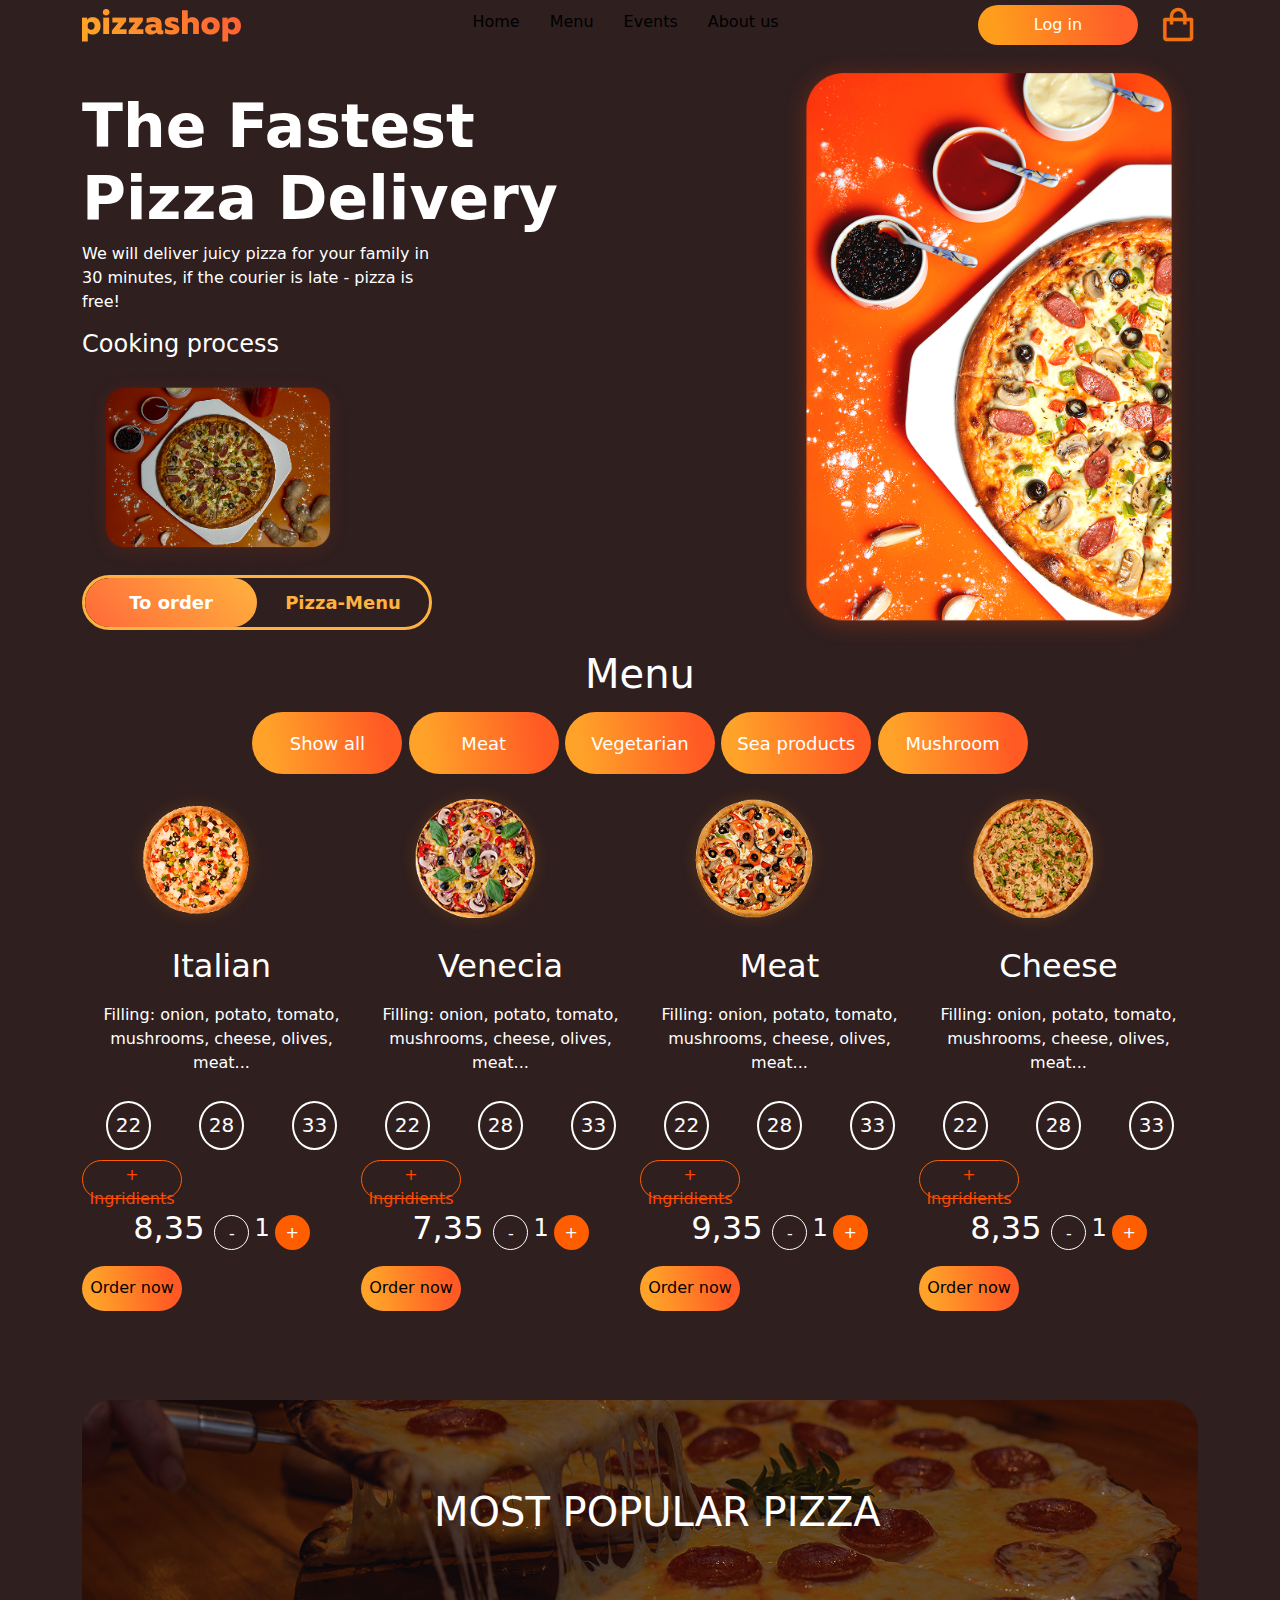
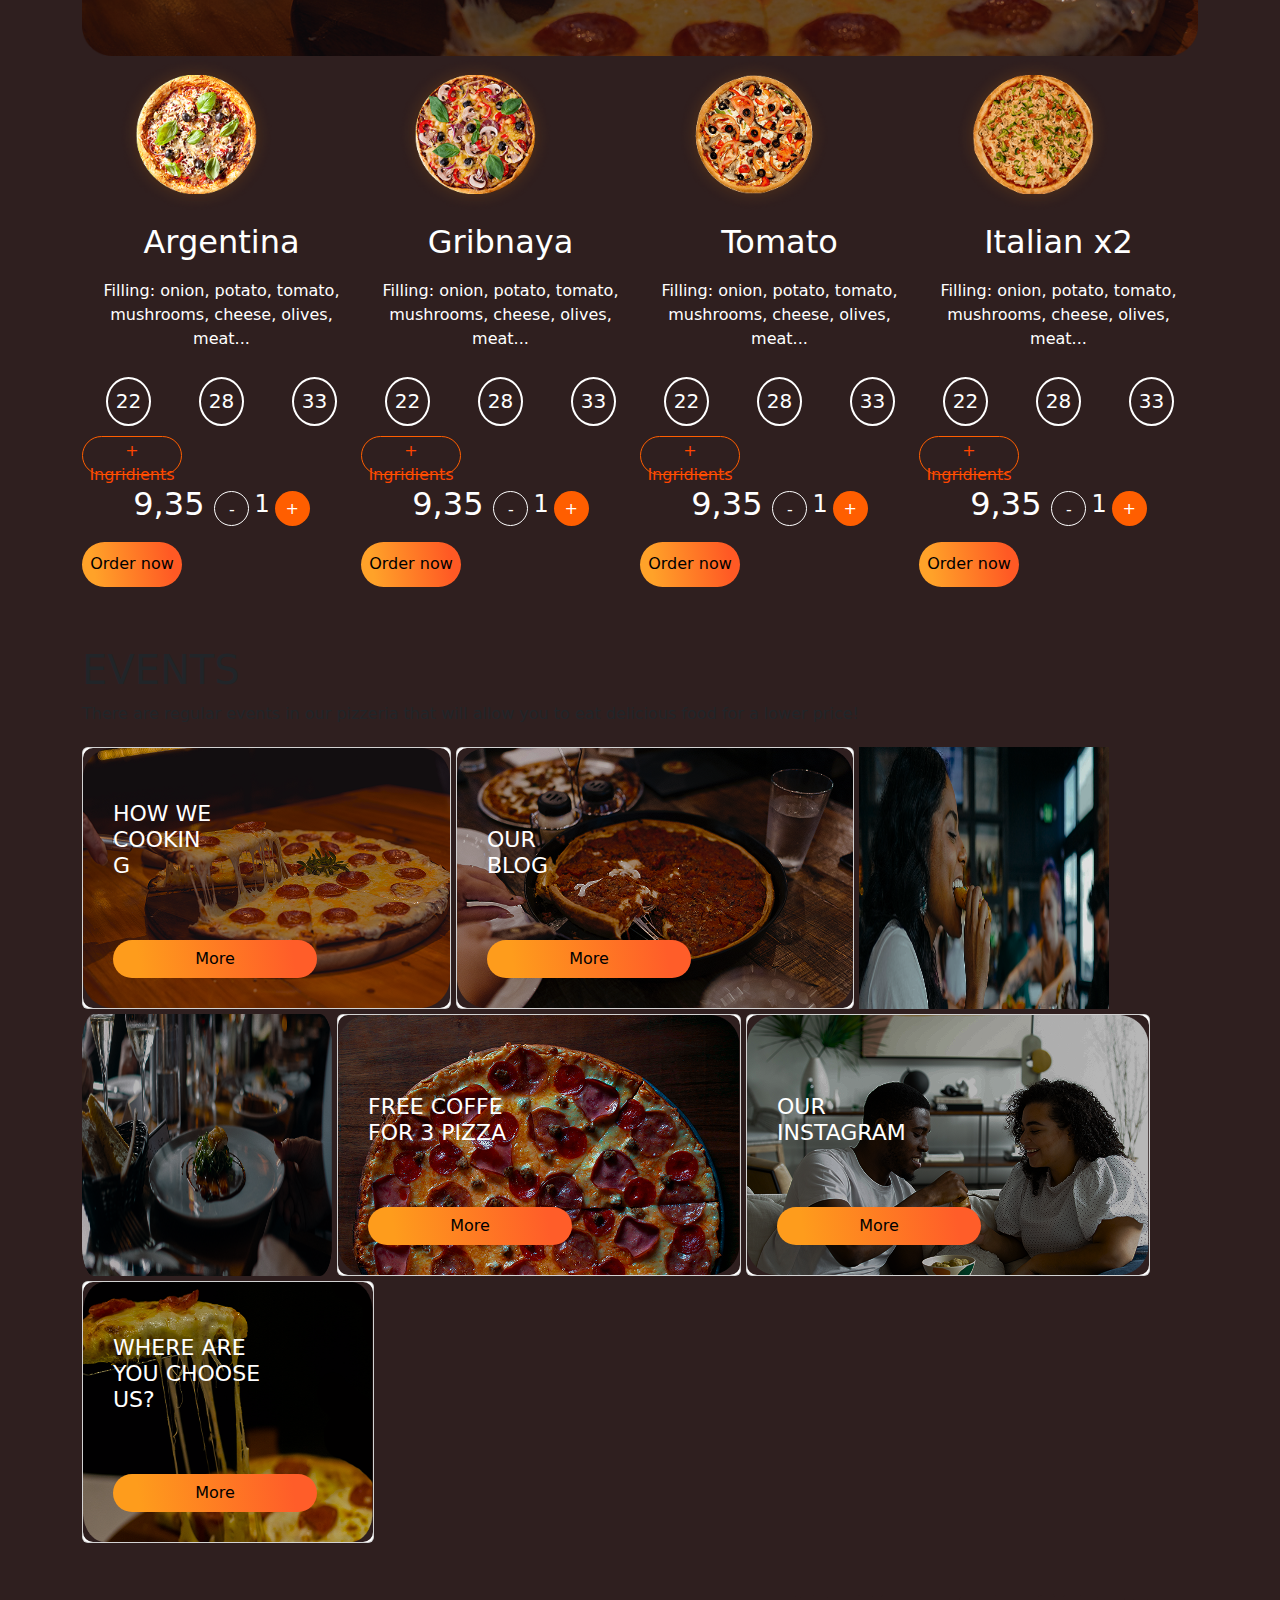
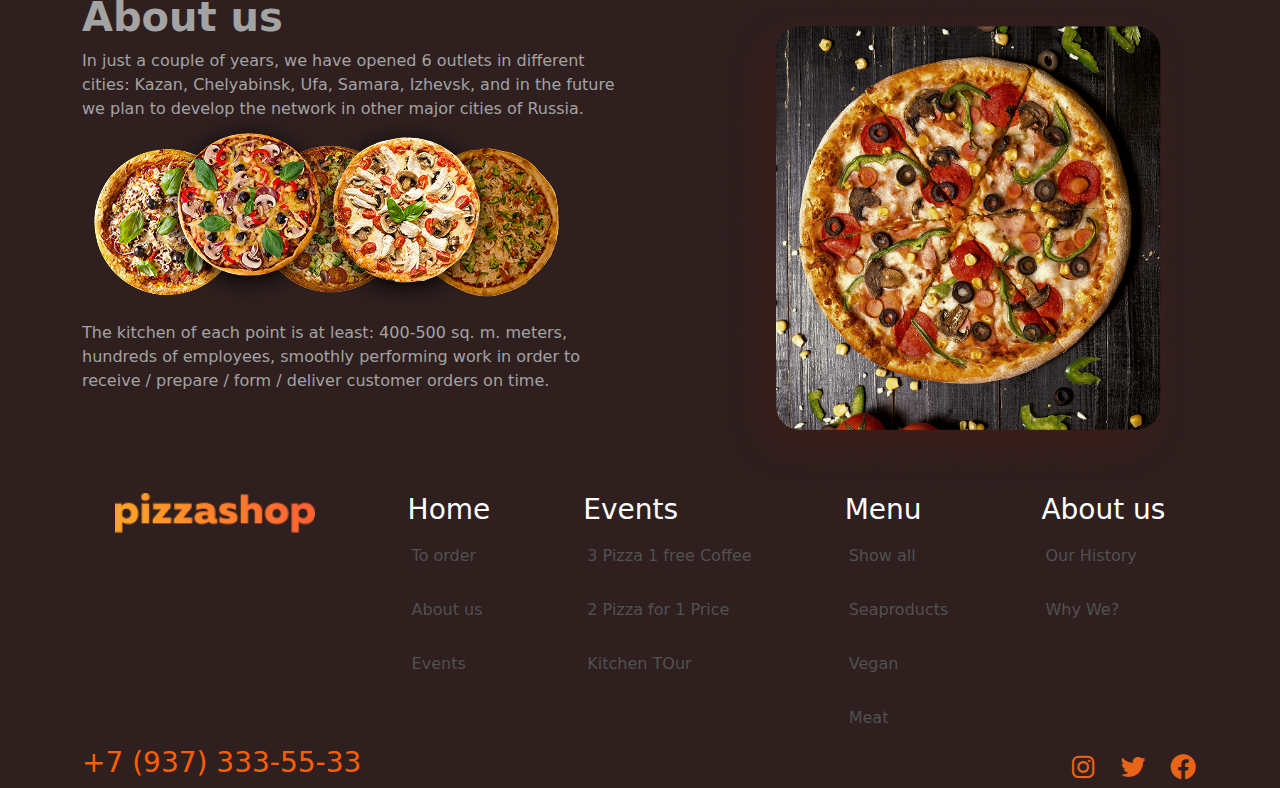
<file: index.html>
<!DOCTYPE html>
<html lang="en">

<head>
    <meta charset="UTF-8">
    <meta name="viewport" content="width=device-width, initial-scale=1.0">
    <title>Document</title>
    <link rel="stylesheet" href="./style.css">
    <link rel="stylesheet" href="https://cdn.jsdelivr.net/npm/bootstrap@5.3.8/dist/css/bootstrap.min.css">
    <link rel="stylesheet" href="https://unpkg.com/boxicons@latest/css/boxicons.min.css">

    <style>
        .switch {
            position: relative;
            width: 350px;
            height: 55px;
            border: 3px solid #ffb23f;
            border-radius: 60px;
            display: flex;
            align-items: center;
            overflow: hidden;
            cursor: pointer;
        }

        .slider {
            position: absolute;
            width: 50%;
            height: 100%;
            background: linear-gradient(45deg, #FF6939, #ffb23f);
            border-radius: 60px;
            transition: all 0.35s ease;
        }

        .btn {
            position: relative;
            z-index: 2;
            flex: 1;
            height: 100%;
            border: none;
            background: transparent;
            font-size: 18px;
            font-weight: 600;
            color: #ffb23f;
            transition: .3s ease;
        }

        .btn.active {
            color: #fff !important;
        }
    </style>
</head>

<body>
    <header>
        <div class="container">
            <nav>
                <img src="./pizzashop.png" alt="">
                <ul>
                    <li><a href="#">Home</a></li>
                    <li><a href="#">Menu</a></li>
                    <li><a href="#">Events</a></li>
                    <li><a href="#">About us</a></li>
                </ul>
                <div class="bag">
                    <button>Log in</button>
                    <i class='bx bx-shopping-bag' style='color:#f17211'></i>
                </div>
            </nav>
            <div class="hero">
                <div class="left-text">
                    <h1>The Fastest Pizza Delivery</h1>
                    <p>We will deliver juicy pizza for your family in 30 minutes, if the courier is late - pizza is
                        free!
                    </p>
                    <h4>Cooking process</h4>
                    <img src="./left-pitsa.png" alt="">
                    <div class="switch">
                        <div class="slider"></div>
                        <button class="btn left active">To order</button>
                        <button class="btn right">Pizza-Menu</button>
                    </div>
                </div>
                <div class="right">
                    <img src="./right-img.png" alt="">
                </div>
            </div>

        </div>
    </header>
    <main>
        <div class="container">
            <div class="hero-section">
                <h1>Menu</h1>
                <div class="btn">
                    <button>Show all</button>
                    <button>Meat</button>
                    <button>Vegetarian</button>
                    <button>Sea products</button>
                    <button class="deletet-it">Mushroom</button>
                </div>
                <div class="hero-section-pitza">
                        <div class="type-pizza">
                        <img src="italian-card.png" alt="">
                        <h2>Italian</h2>
                        <p>Filling: onion, potato, tomato, mushrooms, cheese, olives, meat...</p>
                        <div class="numbers">
                            <div class="number-1">22</div>
                            <div class="number-2">28</div>
                            <div class="number-3">33</div>
                        </div>
                        <button class="add">+ Ingridients</button>
                        <div class="prices">
                            <h2>8,35</h2>
                            <div class="zakaz">
                                <div class="minus">-</div>
                                <h4>1</h4>
                                <div class="plus">+</div>
                            </div>
                        </div>
                        <button class="order">Order now</button>
                    </div>
                    <div class="type-pizza">
                        <img src="./venecia-card.png" alt="">
                        <h2>Venecia</h2>
                        <p>Filling: onion, potato, tomato, mushrooms, cheese, olives, meat...</p>
                        <div class="numbers">
                            <div class="number-1">22</div>
                            <div class="number-2">28</div>
                            <div class="number-3">33</div>
                        </div>
                        <button class="add">+ Ingridients</button>
                        <div class="prices">
                            <h2>7,35</h2>
                            <div class="zakaz">
                                <div class="minus">-</div>
                                <h4>1</h4>
                                <div class="plus">+</div>
                            </div>
                        </div>
                        <button class="order">Order now</button>
                    </div>
                    <div class="type-pizza">
                        <img src="./meat-card.png" alt="">
                        <h2>Meat</h2>
                        <p>Filling: onion, potato, tomato, mushrooms, cheese, olives, meat...</p>
                        <div class="numbers">
                            <div class="number-1">22</div>
                            <div class="number-2">28</div>
                            <div class="number-3">33</div>
                        </div>
                        <button class="add">+ Ingridients</button>
                        <div class="prices">
                            <h2>9,35</h2>
                            <div class="zakaz">
                                <div class="minus">-</div>
                                <h4>1</h4>
                                <div class="plus">+</div>
                            </div>
                        </div>
                        <button class="order">Order now</button>
                    </div>
                    <div class="type-pizza">
                        <img src="./cheese-card.png" alt="">
                        <h2>Cheese</h2>
                        <p>Filling: onion, potato, tomato, mushrooms, cheese, olives, meat...</p>
                        <div class="numbers">
                            <div class="number-1">22</div>
                            <div class="number-2">28</div>
                            <div class="number-3">33</div>
                        </div>
                        <button class="add">+ Ingridients</button>
                        <div class="prices">
                            <h2>8,35</h2>
                            <div class="zakaz">
                                <div class="minus">-</div>
                                <h4>1</h4>
                                <div class="plus">+</div>
                            </div>
                        </div>
                        <button class="order">Order now</button>
                    </div>

                </div>
                <div class="main-img">
                    <img class="bigger" src="bigger.png" alt="">
                    <h1>MOST POPULAR PIZZA</h1>
                </div>
                <div class="hero-section-pitza">
                    <div class="type-pizza">
                        <img src="./argentina-card.png" alt="">
                        <h2>Argentina</h2>
                        <p>Filling: onion, potato, tomato, mushrooms, cheese, olives, meat...</p>
                        <div class="numbers">
                            <div class="number-1">22</div>
                            <div class="number-2">28</div>
                            <div class="number-3">33</div>
                        </div>
                        <button class="add">+ Ingridients</button>
                        <div class="prices">
                            <h2>9,35</h2>
                            <div class="zakaz">
                                <div class="minus">-</div>
                                <h4>1</h4>
                                <div class="plus">+</div>
                            </div>
                        </div>
                        <button class="order">Order now</button>
                    </div>
                    <div class="type-pizza">
                        <img src="./gribnaya-card.png" alt="">
                        <h2>Gribnaya</h2>
                        <p>Filling: onion, potato, tomato, mushrooms, cheese, olives, meat...</p>
                        <div class="numbers">
                            <div class="number-1">22</div>
                            <div class="number-2">28</div>
                            <div class="number-3">33</div>
                        </div>
                        <button class="add">+ Ingridients</button>
                        <div class="prices">
                            <h2>9,35</h2>
                            <div class="zakaz">
                                <div class="minus">-</div>
                                <h4>1</h4>
                                <div class="plus">+</div>
                            </div>
                        </div>
                        <button class="order">Order now</button>
                    </div>
                    <div class="type-pizza">
                        <img src="./tomato-card.png" alt="">
                        <h2>Tomato</h2>
                        <p>Filling: onion, potato, tomato, mushrooms, cheese, olives, meat...</p>
                        <div class="numbers">
                            <div class="number-1">22</div>
                            <div class="number-2">28</div>
                            <div class="number-3">33</div>
                        </div>
                        <button class="add">+ Ingridients</button>
                        <div class="prices">
                            <h2>9,35</h2>
                            <div class="zakaz">
                                <div class="minus">-</div>
                                <h4>1</h4>
                                <div class="plus">+</div>
                            </div>
                        </div>
                        <button class="order">Order now</button>
                    </div>
                    <div class="type-pizza">
                        <img src="./italian2x-card.png" alt="">
                        <h2>Italian x2</h2>
                        <p>Filling: onion, potato, tomato, mushrooms, cheese, olives, meat...</p>
                        <div class="numbers">
                            <div class="number-1">22</div>
                            <div class="number-2">28</div>
                            <div class="number-3">33</div>
                        </div>
                        <button class="add">+ Ingridients</button>
                        <div class="prices">
                            <h2>9,35</h2>
                            <div class="zakaz">
                                <div class="minus">-</div>
                                <h4>1</h4>
                                <div class="plus">+</div>
                            </div>
                        </div>
                        <button class="order">Order now</button>
                    </div>
                </div>
            </div>
        </div>
        <div class="container">
            <div class="events">
                <div class="textt">
                    <h1>EVENTS</h1>
                    <p>There are regular events in our pizzeria that will allow you to eat delicious food for a lower
                        price!</p>
                </div>
                <div class="card">
                    <img src="img-1.png" alt="">
                    <h3>HOW WE COOKING</h3>
                    <button>More</button>
                </div>
                <div class="card">
                    <img src="./img-2.png" alt="">
                    <h3>OUR BLOG</h3>
                    <button>More</button>
                </div>
                <div class="text">
                    <h1>EVENTS</h1>
                    <p>There are regular events in our pizzeria that will allow you to eat delicious food for a lower
                        price!</p>
                </div>
                <img class="rasm" src="./img-3.png" alt="">
                <img class="rasm" src="./img-4.png" alt="">
                <div class="card">
                    <img src="./img-5.png" alt="">
                    <h2>FREE COFFE FOR 3 PIZZA</h2>
                    <button>More</button>
                </div>
                <div class="card">
                    <img src="./img-6.png" alt="">
                    <h2>OUR INSTAGRAM</h2>
                    <button>More</button>
                </div>

                <div class="card">
                    <img class="project" src="./img-7.png" alt="">
                    <h2>WHERE ARE YOU CHOOSE US?</h2>
                    <button>More</button>
                </div>

            </div>
        </div>

        <div class="container">
            <div class="about-us">
                <div class="left-pizza">
                    <h1>About us</h1>
                    <p>In just a couple of years, we have opened 6 outlets in different cities: Kazan, Chelyabinsk, Ufa,
                        Samara, Izhevsk, and in the future we plan to develop the network in other major cities of
                        Russia.
                    </p>
                    <div class="mini-pizza">
                        <img class="mini-1" src="mini-1.png" alt="">
                        <img class="mini-2" src="mini-2.png" alt="">
                        <img class="mini-3" src="mini-3.png" alt="">
                        <img class="mini-4" src="mini-4.png" alt="">
                        <img class="mini-5" src="mini-5.png" alt="">
                    </div>
                    <p class="paragraf">The kitchen of each point is at least: 400-500 sq. m. meters, hundreds of
                        employees, smoothly
                        performing work in order to receive / prepare / form / deliver customer orders on time.</p>
                </div>
                <div class="right-pizza">
                    <img src="./right-pizza.png" alt="">
                </div>
            </div>
        </div>
    </main>
    <footer>
        <div class="container">

            <div class="links">
                <div class="number">
                    <img class="footer-img" src="./pizzashop.png" alt="">
                </div>
                <div class="part">
                    <h3>Home</h3>
                    <ul class="menu-1">
                        <li><a href="#">To order</a></li>
                        <li><a href="#">About us</a></li>
                        <li><a href="#">Events</a></li>
                    </ul>
                </div>
                <div class="part">
                    <h3>Events</h3>

                    <ul class="menu-2">
                        <li><a href="#">3 Pizza 1 free Coffee</a></li>
                        <li><a href="#">2 Pizza for 1 Price</a></li>
                        <li><a href="#">Kitchen TOur</a></li>
                    </ul>
                </div>
                <div class="part">
                    <h3 >Menu</h3>
                    <ul class="menu-3">
                        <li><a href="#">Show all</a></li>
                        <li><a href="#">Seaproducts</a></li>
                        <li><a href="#">Vegan</a></li>
                        <li><a href="#">Meat</a></li>
                    </ul>
                </div>
                <div class="part">
                    <h3>About us</h3>
                    <ul class="menu-4">
                        <li><a href="#">Our History</a></li>
                        <li><a href="#">Why We?</a></li>
                    </ul>
                </div>
            </div>
            <div class="tg">
                <h3>+7 (937) 333-55-33</h3>
                <div class="box">
                    <i class='bx bxl-instagram' style='color:#e86418'></i>
                    <i class='bx bxl-twitter' style='color:#e86418'></i>
                    <i class='bx bxl-facebook-circle' style='color:#e86418'></i>
                </div>
            </div>
        </div>
    </footer>


















    <script>
        const slider = document.querySelector('.slider');
        const leftBtn = document.querySelector('.left');
        const rightBtn = document.querySelector('.right');

        leftBtn.addEventListener('click', () => {
            slider.style.left = "0";
            leftBtn.classList.add("active");
            rightBtn.classList.remove("active");
        });

        rightBtn.addEventListener('click', () => {
            slider.style.left = "50%";
            rightBtn.classList.add("active");
            leftBtn.classList.remove("active");
        });
    </script>
</body>
<script src="https://cdn.jsdelivr.net/npm/bootstrap@5.3.8/dist/js/bootstrap.bundle.min.js"></script>

</html>
</file>
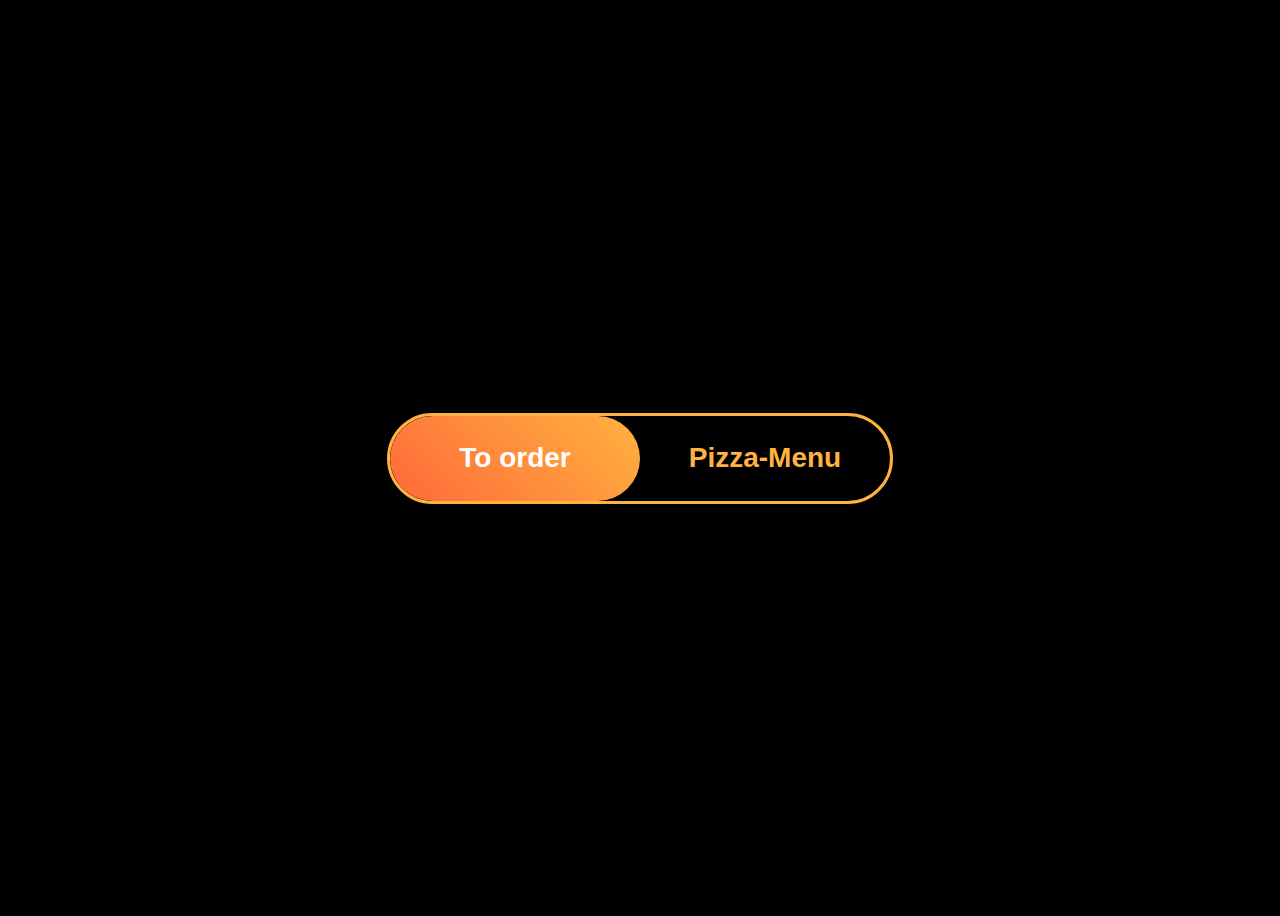
<file: chala.html>
<!DOCTYPE html>
<html lang="en">

<head>
    <meta charset="UTF-8">
    <meta name="viewport" content="width=device-width, initial-scale=1.0">
    <title>duble button</title>
    <style>
        body {
            background: #000;
            display: flex;
            justify-content: center;
            align-items: center;
            height: 100vh;
            font-family: sans-serif;
        }

        .switch {
            position: relative;
            width: 500px;
            height: 85px;
            border: 3px solid #ffb23f;
            border-radius: 60px;
            display: flex;
            align-items: center;
            overflow: hidden;
            cursor: pointer;
        }

        .slider {
            position: absolute;
            width: 50%;
            height: 100%;
            background: linear-gradient(45deg, #FF6939, #ffb23f);
            border-radius: 60px;
            transition: all 0.35s ease;
        }

        .btn {
            position: relative;
            z-index: 2;
            flex: 1;
            height: 100%;
            border: none;
            background: transparent;
            font-size: 28px;
            font-weight: 600;
            color: #ffb23f;
            transition: .3s ease;
        }

        .btn.active {
            color: #fff !important;
        }
    </style>
</head>

<body>
    <div class="switch">
        <div class="slider"></div>
        <button class="btn left active">To order</button>
        <button class="btn right">Pizza-Menu</button>
    </div>
    <script>
        const slider = document.querySelector('.slider');
        const leftBtn = document.querySelector('.left');
        const rightBtn = document.querySelector('.right');

        leftBtn.addEventListener('click', () => {
            slider.style.left = "0";
            leftBtn.classList.add("active");
            rightBtn.classList.remove("active");
        });

        rightBtn.addEventListener('click', () => {
            slider.style.left = "50%";
            rightBtn.classList.add("active");
            leftBtn.classList.remove("active");
        });
    </script>
</body>

</html>
</file>
<file: style.css>
* {
    margin: 0;
    padding: 0;
    box-sizing: border-box;
    background-color: rgb(47, 31, 31);
}


nav {
    display: flex;
    justify-content: space-between;
    align-items: center;
}

ul {
    display: flex;
    gap: 30px;
    padding-top: 10px;
}

ul li {
    list-style: none;
}

ul a {
    text-decoration: none;
    color: black;
}

.bag {
    display: flex;
    gap: 20px;
}

.bag button {
    background: linear-gradient(261.69deg, #FF5D29 12.12%, #FE9C1C 86.72%);
    border: none;
    color: white;
    width: 160px;
    height: 40px;
    border-radius: 20px;
}

.bag i {
    font-size: 40px;
}

.hero {
    display: flex;
    justify-content: space-between;
    border: 2px;
}

.left-text {
    display: flex;
    flex-direction: column;
    width: 500px;
    color: white;
    margin-top: 40px;
}

.left-text p {
    width: 350px;
}

.left-text h1 {
    font-weight: 800;
    font-size: 60px;
}

.left-text img {
    width: 272px;
}

.right img {
    height: 600px;
}

.hero-section {
    text-align: center;
    color: white;

}

.btn {
    display: flex;
}

.btn button {
    width: 200px;
    height: 62px;
    border-radius: 100px;
    background: linear-gradient(261.69deg, #FF5924 12.12%, #FFA229 86.72%);
    color: white;
    border: none;

}

.type-pizza {
    display: flex;
    flex-direction: column;
    height: 590px;
    gap: 10px;
}

.type-pizza img {
    width: 159px;
    height: 157px;


}

.numbers {
    display: flex;
    justify-content: space-around;
}

.number-1,
.number-2,
.number-3 {
    width: 45px;
    line-height: 45px;
    border-radius: 50%;
    height: auto;
    font-size: 20px;
    border: 2px solid white;
}

.number-1:hover,
.number-2:hover,
.number-3:hover {
    background-color: rgb(255, 94, 0);
    border: 2px solid rgb(255, 94, 0);
}

.prices {
    display: flex;
    justify-content: center;
    gap: 70px;
    align-items: center;
}

.zakaz {
    display: flex;
    align-items: center;
    gap: 5px;
}

.minus {
    width: 35px;
    height: 35px;
    border: 1px solid white;
    border-radius: 50%;
    padding-top: 6px;
}

.plus {
    width: 35px;
    height: 35px;
    border-radius: 50%;
    background-color: rgb(255, 94, 0);
    padding-top: 6px;
}

.add {
    background: none;
    border: 1px solid rgb(255, 94, 0);
    color: orangered;
    width: 194px;
    height: 39px;
    border-radius: 80px;

}

.order {
    width: 194px;
    height: 45px;
    border-radius: 84px;
    background: linear-gradient(261.69deg, #FF5924 12.12%, #FFA229 86.72%);
    border: none;


}

.hero-section-pitza {
    display: flex;
}

.bigger {
    width: 100%;
    margin-top: 30px;

}

.main-img {
    position: relative;
}

.main-img h1 {
    position: absolute;
    bottom: 7rem;
    background: none;
    left: 22rem;
}

.events {
    display: flex;
    gap: 5px;
    flex-wrap: wrap;

}

.card {
    position: relative;
}

.card img {
    border: none;
    border-radius: 10px;
}

.card h3 {
    position: absolute;
    background: none;
    color: white;
    font-size: 22px;
    width: 100px;
    bottom: 120px;
    margin-left: 30px;
}

.card h2 {
    position: absolute;
    background: none;
    color: white;
    font-size: 22px;
    width: 150px;
    bottom: 120px;
    margin-left: 30px;
}

.card button {
    position: absolute;
    width: 204px;
    border: none;
    background: linear-gradient(261.69deg, #FF5D29 12.12%, #FE9C1C 86.72%);
    height: 38px;
    border-radius: 32px;
    bottom: 30px;
    margin-left: 30px;
}

.text {
    color: white;
    text-align: end;
    margin-top: 8rem;
}

.textt {
    display: block;
}

.text p {
    width: 310px;
    color: #A3A3A3;
}

.rasm {
    width: 553px;
}

.project {
    width: 290px;
    height: 260px;
}

.mini-pizza {
    position: relative;

}

.mini-pizza img {
    position: absolute;
    background: none;
}

.paragraf {
    margin-top: 200px;
}

.about-us {
    display: flex;
    margin-top: 50px;
    justify-content: space-between;
}

.left-pizza {
    color: #A3A3A3;
    width: 550px;

}

.left-pizza h1 {
    font-weight: 900;
}

.mini-1 {
    z-index: 1;
}

.mini-2 {
    left: 70px;
    top: -25px;
    z-index: 2;
}

.mini-3 {
    left: 160px;

}

.mini-4 {
    left: 190px;
    top: -25px;
    z-index: 2;
}

.mini-5 {
    left: 330px;
    z-index: 1;
    top: 10px;
}

.right-pizza img {
    height: 500px;
}


.links {
    display: flex;
    justify-content: space-around;

}

.part h3 {
    color: white;
    margin-left: 28px;
}

.part {
    display: flex;
    flex-direction: column;
}

.menu-1,
.menu-2,
.menu-3,
.menu-4 {
    display: flex;
    flex-direction: column;
}

.menu-1 a,
.menu-2 a,
.menu-3 a,
.menu-4 a {
    color: #515151;

}

.footer-img {
    width: 200px;
    height: 40px;
}

.number {
    display: flex;
    flex-direction: column;
    color: orangered;
    gap: 200px;
}

.tg {
    display: flex;
    justify-content: space-between;
    align-items: center;
    color: rgb(255, 94, 0);
}

.box {
    display: flex;
    gap: 20px;
    font-size: 30px;
}


@media(min-width:1025px) and (max-width:1280px) {

    .hero-section-pitza {
        width: 100%;
    }

    .type-pizza {
        width: 300px;
        gap: 10px;

    }

    .add {
        width: 100px;
        padding: 2px;

    }

    .type-pizza img {
        margin-left: 35px;
    }

    .prices {
        gap: 10px;
    }

    .order {
        width: 100px;
        margin-bottom: 20px;
    }

    .btn button {
        width: 150px;

    }

    .text {
        display: none;
    }

    .rasm {
        width: 250px;
    }



}

@media (min-width:768px) and (max-width:1024px) {
    .right img {
        width: 350px;
    }

    .type-pizza img {
        margin-left: 10px;
    }

    .type-pizza {
        width: 200px;
    }

    .add {
        width: 100px;
        padding: 2px;

    }

    .prices {
        gap: 10px;
    }

    .order {
        width: 100px;
        margin-bottom: 20px;
    }

    .main-img h1 {
        bottom: 50px;
        left: 60px;
    }

    .card img {
        width: 690px;
        align-items: center;
    }

    .text {
        display: none;
    }

    .rasm {
        display: none;
    }

    .about-us {
        flex-direction: column-reverse;
    }
}

@media (min-width:481px) and (max-width:767px) {

    ul {
        display: none;
    }

    .hero {
        flex-direction: column-reverse;
    }

    .btn button {
        width: 150px;
    }

    .type-pizza {
        width: 250px;
    }

    .type-pizza img {
        margin-left: 50px;
    }

    .prices {
        gap: 10px;
        margin-left: 50px;
    }

    .numbers {
        justify-content: space-around;
    }

    .main-img h1 {
        bottom: 20px;
        left: 30px;
    }

    .hero-section-pitza {
        flex-wrap: wrap;
    }

    .text {
        display: none;
    }

    .card img {
        width: 520px;
    }

    .rasm {
        display: none;
    }

    .about-us {
        flex-direction: column-reverse;
    }

    .paragraf {
        width: 100%;
    }

    .mini-5 {
        width: 150px;
    }

    .left-pizza {
        width: 100%;
    }

    .left-pizza p {
        width: 90%;
    }

    .links {
        display: none;
    }
}

@media (min-width:320px) and (max-width:480px) {

    ul {
        display: none;
    }

    .hero {
        flex-direction: column-reverse;
    }

    .left-text {
        width: 100%;
    }

    .type-pizza {
        width: 220px;

    }

    .hero-section-pitza {
        flex-wrap: wrap;
    }

    .prices {
        gap: 10px;

        flex-direction: column;
    }


    .numbers {
        justify-content: space-around;
    }

    .order {
        width: 100px;
        margin-bottom: 20px;
    }

    .add {
        width: 100px;
        padding: 2px;

    }



    .main-img h1 {
        bottom: 30px;
        left: 60px;
    }

    .text {
        display: none;
    }

    .rasm {
        display: none;
    }

    .card img {
        width: 450px;
    }

    .about-us {
        flex-direction: column-reverse;
    }

    .left-pizza {
        width: 100%;
    }

    .right-pizza img {
        width: 100%;
    }

    .mini-5 {
        width: 135px;
    }

    .links {
        display: none;
    }
}

@media (max-width:395px) {

    .right img {
        width: 100%;

    }

    .about-us {
        flex-direction: column;
    }

    .left-pizza h1 {
        text-align: center;
        color: white;
        font-size: 45px;
        font-weight: 900;
    }

    .left-text h1 {
        text-align: center;
    }

    .left-text p {
        text-align: center;
        font-size: 18px;
    }

    .left-text h4 {
        text-align: center;
    }

    .left-text img {
        padding-left: 90px;
    }

    .container {
        padding: 10px 0px;
    }

    .hero-section .btn {
        display: flex;
        flex-wrap: wrap;
        gap: 10px;

    }


    .bag {
        gap: 0;
    }

    .type-pizza p {
        width: 300px;
        text-align: start;
    }

    .btn button {
        width: 250px;
        margin-left: 50px;
        background: rgb(71, 50, 50);
    }

    .btn button:hover {
        background: linear-gradient(261.69deg, #FF5D29 12.12%, #FE9C1C 86.72%);
        ;
    }

    .deletet-it {
        display: none;
    }

    .type-pizza {
        display: flex;
        flex-direction: column;
        align-items: center;
        width: 100%;
    }

    .type-pizza img {
        width: 200px;
        height: 200px;
    }

    .main-img img {
        margin-bottom: 10px;

    }

    .hero-section-pitza .type-pizza .add {
        display: flex;
        justify-content: center;
        align-items: center;
    }

    .add button {
        width: 100px;

    }

    .card img {
        width: 370px;
    }

    .mini-5 {
        display: none;
    }

    .mini-4 {
        display: none;
        border: 1px solid white;
    }

    .numbers {
        gap: 70px;
    }

    .bigger {
        height: 150px;
    }

    .order {
        width: 280px;
    }

    .add {
        width: 280px;
    }

    .zakaz {
        gap: 40px;
        display: flex;
    }

    .textt {
        display: flex;
        text-align: center;
        width: 100%;
        flex-direction: column;
        color: white;
    }

    .textt h1 {
        font-size: 35px;
        font-weight: 700;
    }

    .box {
        display: flex;
    }

    .number {
        display: none;
    }

    .menu-1 a,
    .menu-2 a,
    .menu-3 a,
    .menu-4 a {
        color: rgb(255, 94, 0);
    }

    .links {
        display: flex;
        justify-content: space-between;
        flex-direction: column;
        text-align: center;
        margin: 0;
    }

    .tg {
        margin-top: 50px;
    }
}
</file>
